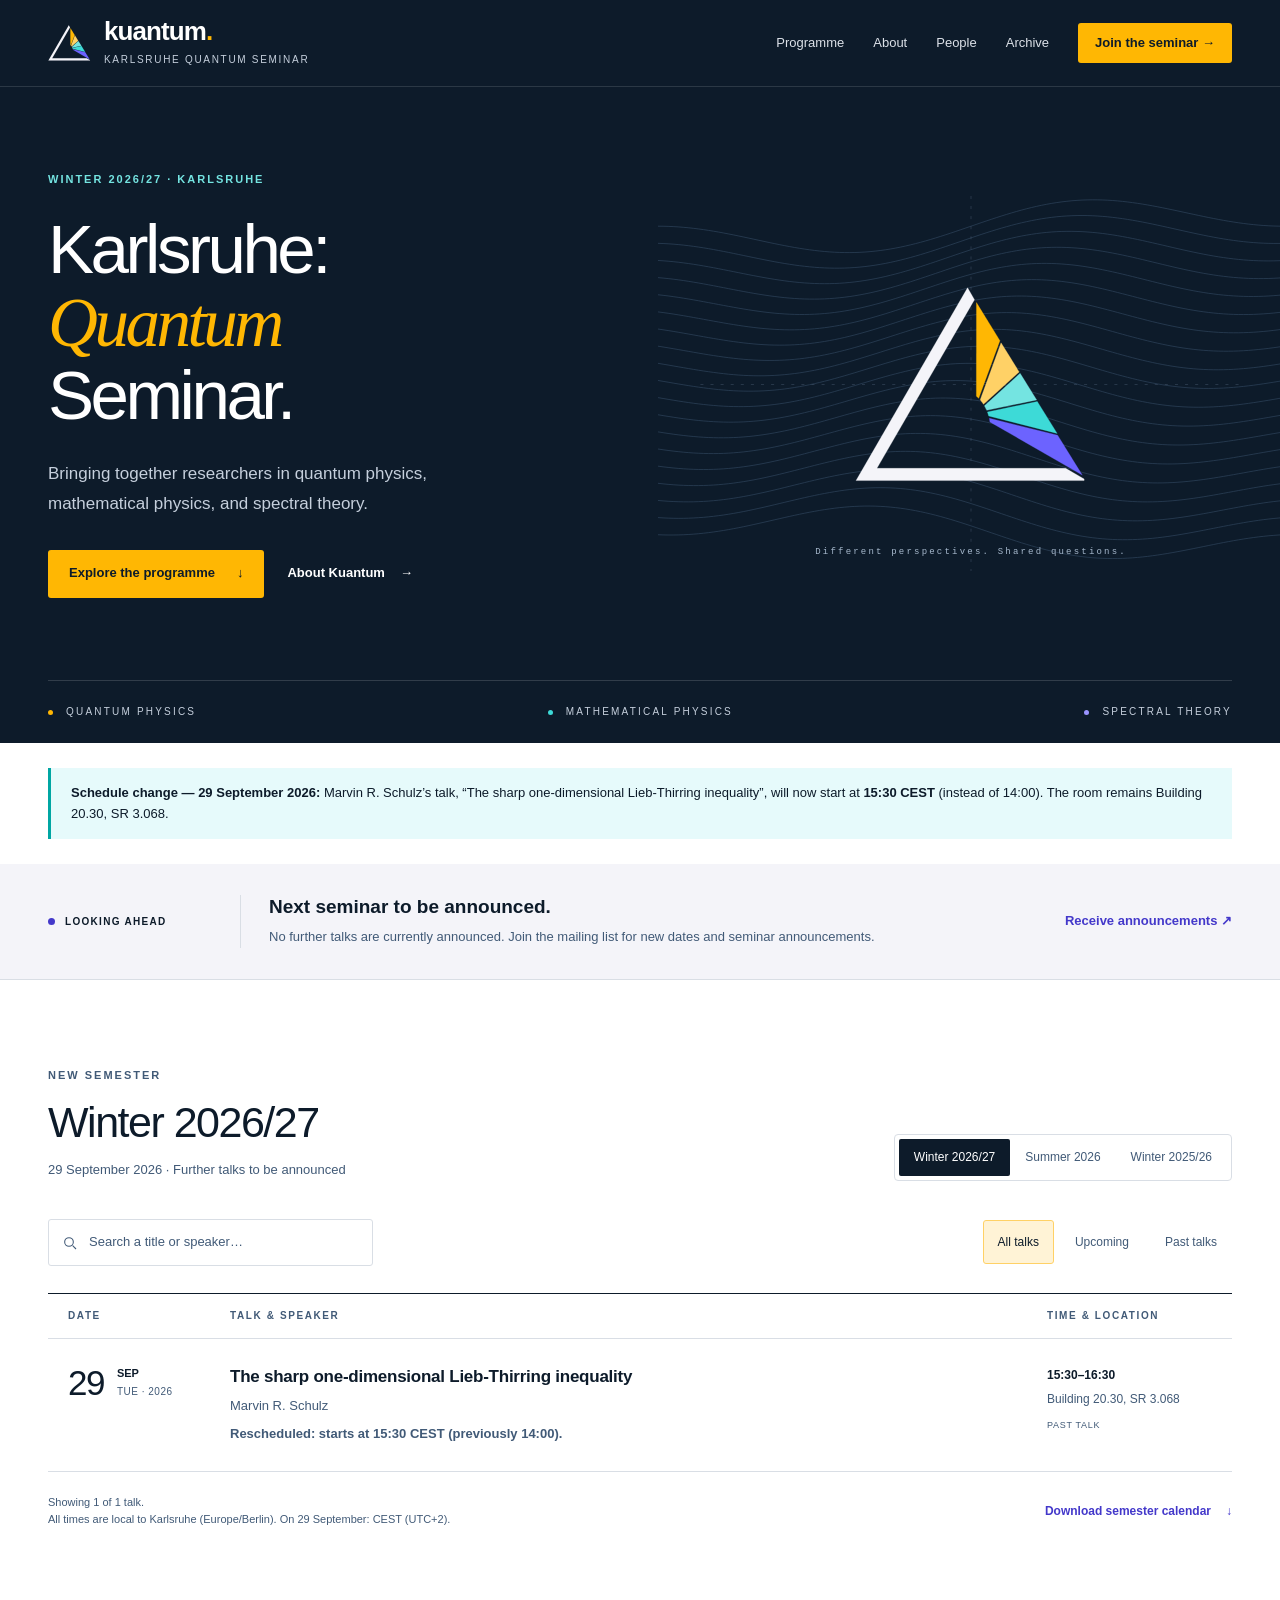
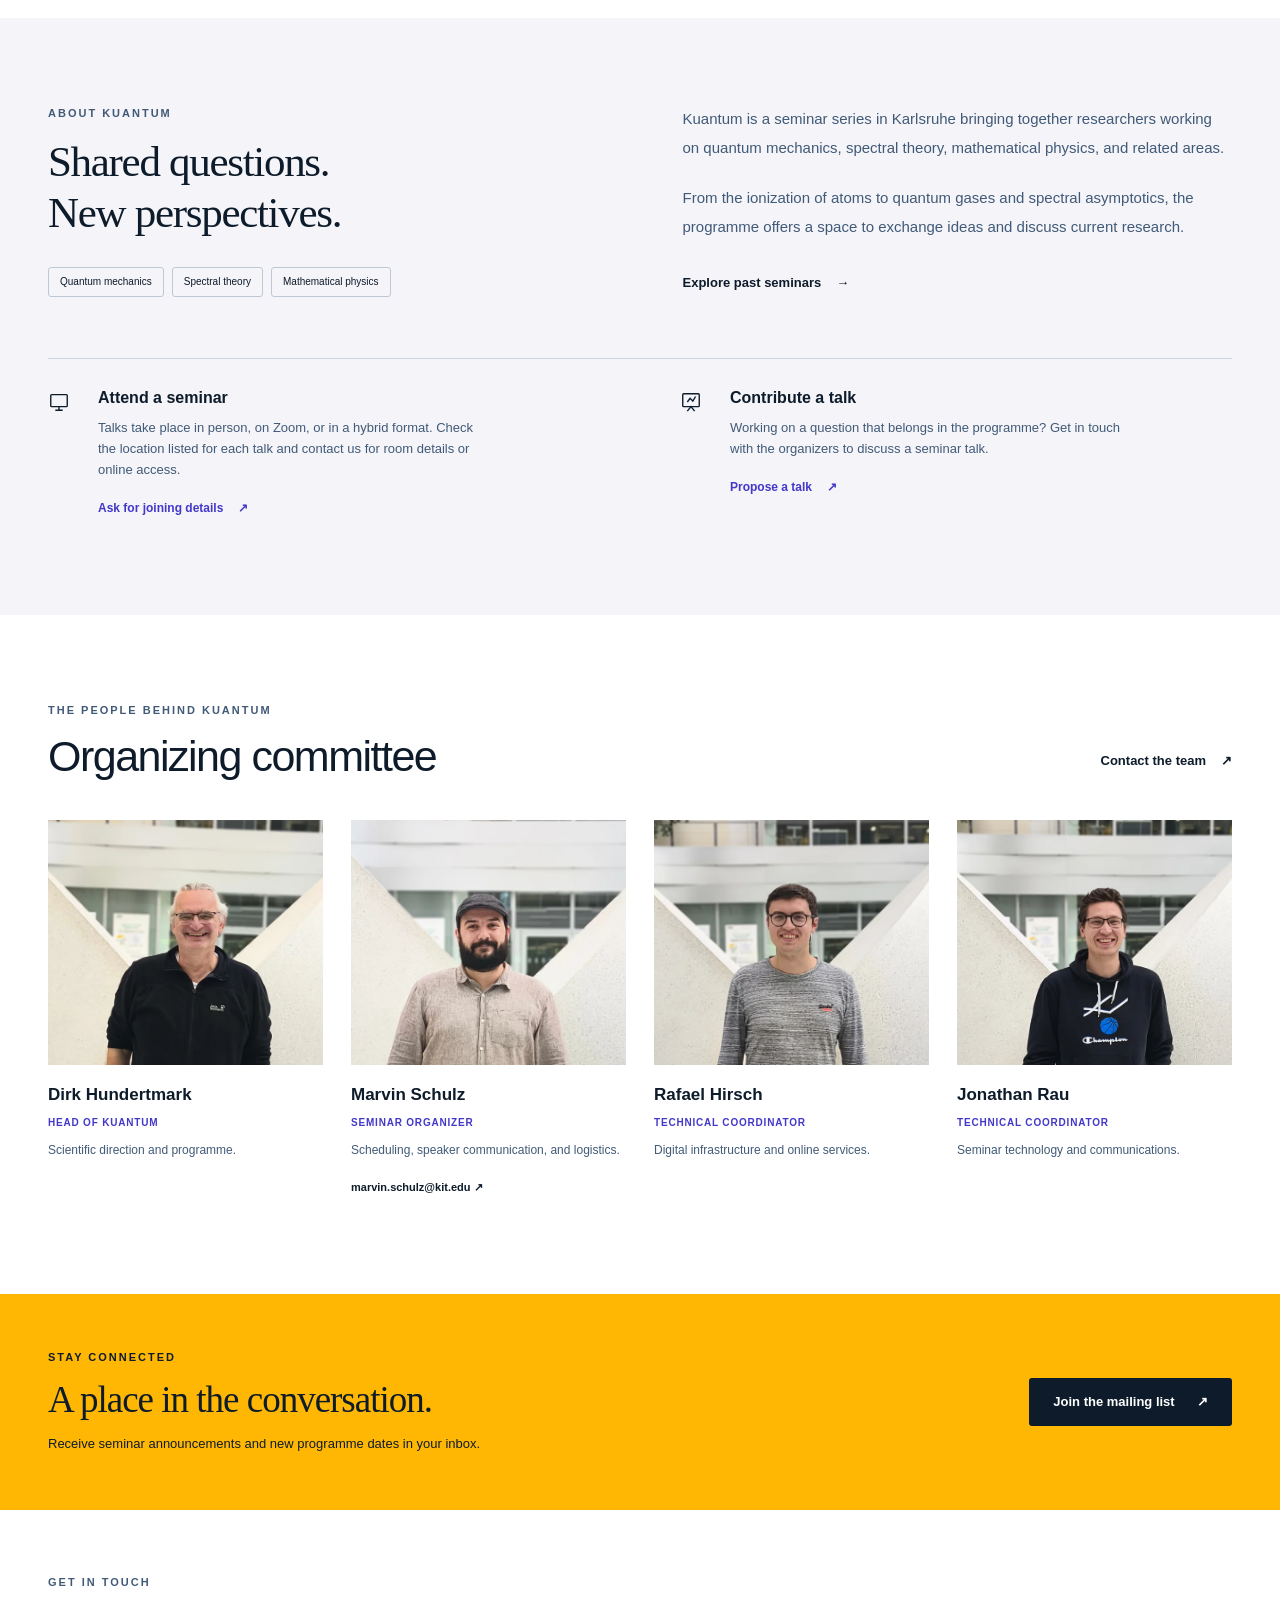
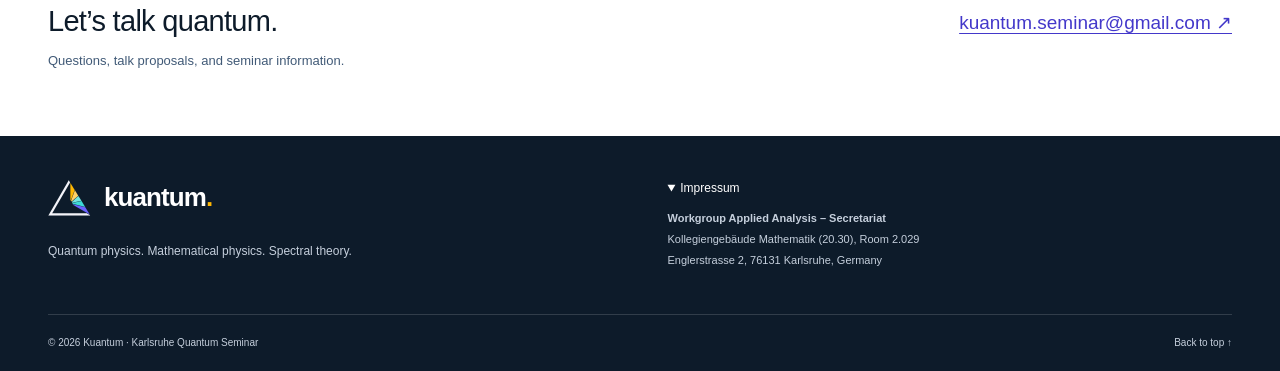
<file: index.html>
<!DOCTYPE html>
<html lang="en">
<head>
  <meta charset="utf-8">
  <meta name="viewport" content="width=device-width, initial-scale=1">
  <meta name="description" content="Kuantum: Marvin R. Schulz on The sharp one-dimensional Lieb-Thirring inequality, 29 September 2026, 15:30–16:30 CEST, building 20.30, SR 3.068. Further talks to be announced.">
  <meta name="theme-color" content="#0D1B2A">
  <meta property="og:type" content="website">
  <meta property="og:title" content="Winter 2026/27 — Kuantum Karlsruhe Quantum Seminar">
  <meta property="og:description" content="Kuantum: Marvin R. Schulz on The sharp one-dimensional Lieb-Thirring inequality, 29 September 2026, 15:30–16:30 CEST, building 20.30, SR 3.068. Further talks to be announced.">
  <title>Winter 2026/27 — Kuantum Karlsruhe Quantum Seminar</title>
  <link rel="icon" type="image/svg+xml" href="assets/logo-light.svg">
  <link rel="stylesheet" href="assets/styles.css">
  <script src="assets/site.js" defer></script>
</head><body id="top">
<a class="skip-link" href="#main">Skip to content</a>
<header class="site-header">
  <div class="container header-inner">
    <a class="brand" href="index.html" aria-label="Kuantum home">
      <img src="assets/logo.svg" width="43" height="38" alt="">
      <span><span class="brand-name">kuantum<span style="color:var(--photonic-amber)">.</span></span><span class="brand-descriptor">Karlsruhe Quantum Seminar</span></span>
    </a>
    <button class="menu-toggle" id="menu-toggle" type="button" aria-expanded="false" aria-controls="primary-nav">Menu <svg viewBox="0 0 20 20" fill="none" stroke="currentColor" stroke-width="1.5" aria-hidden="true"><path d="M3 5h14M3 10h14M3 15h14"/></svg></button>
    <nav class="site-nav" id="primary-nav" aria-label="Main navigation">
      <a href="#schedule">Programme</a>
      <a href="#about">About</a>
      <a href="#committee">People</a>
      <a href="ss26.html">Archive</a>
      <a href="#join" class="nav-cta">Join the seminar <span aria-hidden="true">→</span></a>
    </nav>
  </div>
</header>
<main id="main">
  <section class="hero dark" aria-labelledby="hero-title">
    <div class="container hero-main">
      <div class="hero-copy"><p class="eyebrow">Winter 2026/27 · Karlsruhe</p><h1 id="hero-title">Karlsruhe:<br><em>Quantum</em><br>Seminar.</h1><p class="hero-description">Bringing together researchers in quantum physics, mathematical physics, and spectral theory.</p><div class="button-row"><a class="button button-primary" href="#schedule">Explore the programme <span aria-hidden="true">↓</span></a><a class="text-link" href="#about">About Kuantum <span aria-hidden="true">→</span></a></div></div>
      <div class="hero-art" aria-hidden="true"><img class="wave-field" src="assets/field.svg" width="620" height="420" alt=""><img class="hero-logo" src="assets/logo.svg" width="235" height="205" alt=""><span class="art-label">Different perspectives. Shared questions.</span></div>
    </div>
    <div class="container topic-strip" aria-label="Research areas"><span>Quantum physics</span><span>Mathematical physics</span><span>Spectral theory</span></div>
  </section>
  <div class="container">
    <p class="archive-note" id="rescheduling-notice" style="margin-bottom:25px"><strong>Schedule change — 29 September 2026:</strong> Marvin R. Schulz’s talk, “The sharp one-dimensional Lieb-Thirring inequality”, will now start at <strong>15:30 CEST</strong> (instead of 14:00). The room remains Building 20.30, SR 3.068.</p>
  </div>
  <section class="next-section" aria-labelledby="next-title">
    <div class="container next-inner">
      <p class="next-label"><span class="status-dot" aria-hidden="true"></span><span id="next-label">Seminar announcement</span></p>
      <div class="next-copy"><h2 id="next-title">The sharp one-dimensional Lieb-Thirring inequality</h2><p id="next-description">Marvin R. Schulz · Tuesday, 29 September 2026 · 15:30–16:30 CEST · Building 20.30, SR 3.068</p></div>
      <a class="text-link" id="next-link" href="https://ba5b3b76.sibforms.com/serve/[base64]" target="_blank" rel="noopener noreferrer">Receive announcements ↗</a>
    </div>
  </section>
  <section class="section programme" id="schedule" aria-labelledby="programme-title">
    <div class="container">
      <div class="section-heading">
        <div><p class="eyebrow">New semester</p><h2 id="programme-title">Winter 2026/27</h2><p>29 September 2026 · Further talks to be announced</p></div>
        <nav class="semester-switch" aria-label="Semester"><a href="index.html#schedule" aria-current="page">Winter 2026/27</a><a href="ss26.html#schedule">Summer 2026</a><a href="ws25-26.html#schedule">Winter 2025/26</a></nav>
      </div>
      <!-- Add confirmed winter talks to #talk-list. The script enables the programme controls when talks exist. -->
      <div id="programme-content">
      <div class="programme-tools" id="programme-tools" hidden>
        <div class="search-box"><label class="sr-only" for="talk-search">Search talks by title or speaker</label><svg viewBox="0 0 24 24" fill="none" stroke="currentColor" stroke-width="1.6" aria-hidden="true"><circle cx="10.5" cy="10.5" r="6.5"/><path d="m16 16 5 5"/></svg><input type="search" id="talk-search" placeholder="Search a title or speaker…" aria-controls="talk-list" autocomplete="off"></div>
        <div class="filter-group" role="group" aria-label="Filter talks by date"><button type="button" data-filter="all" aria-pressed="true">All talks</button><button type="button" data-filter="upcoming" aria-pressed="false">Upcoming</button><button type="button" data-filter="past" aria-pressed="false">Past talks</button></div>
      </div>
      <div class="schedule-labels" aria-hidden="true"><span>Date</span><span>Talk &amp; speaker</span><span>Time &amp; location</span></div>
      <div class="talk-list" id="talk-list">
        <article class="talk" id="talk-2026-09-29"
          data-start="2026-09-29T15:30:00+02:00" data-end="2026-09-29T16:30:00+02:00"
          data-title="The sharp one-dimensional Lieb-Thirring inequality"
          data-speaker="Marvin R. Schulz" data-location="Building 20.30, SR 3.068">
          <time class="talk-date" datetime="2026-09-29" aria-label="Tuesday, 29 September 2026"><span class="date-day">29</span><span class="date-month">Sep<span class="date-weekday">Tue · 2026</span></span></time>
          <div class="talk-content"><h3>The sharp one-dimensional Lieb-Thirring inequality</h3><p class="speaker">Marvin R. Schulz</p><p class="speaker"><strong>Rescheduled: starts at 15:30 CEST (previously 14:00).</strong></p></div>
          <div class="talk-logistics"><p class="talk-time">15:30–16:30</p><span class="location">Building 20.30, SR 3.068</span><span class="talk-status" data-talk-status></span></div>
        </article>
      </div>
      <div class="empty-state" id="no-results" hidden><h3>No talks to show.</h3><p>Try another search or view the full programme.</p><button class="button button-outline" id="reset-filters" type="button">Show all talks <span aria-hidden="true">→</span></button></div>
      <div class="programme-bottom">
        <div><p class="results-count" id="results-count" role="status" aria-live="polite">1 talk</p><p class="time-note">All times are local to Karlsruhe (Europe/Berlin). On 29 September: CEST (UTC+2).</p></div>
        <a class="text-link" id="calendar-download" hidden>Download semester calendar <span aria-hidden="true">↓</span></a>
      </div>
      </div>
    </div>
  </section>
  <section class="section about" id="about" aria-labelledby="about-title">
    <div class="container">
      <div class="about-grid">
        <div><p class="eyebrow">About Kuantum</p><h2 id="about-title">Shared questions.<br>New perspectives.</h2><div class="about-tags"><span>Quantum mechanics</span><span>Spectral theory</span><span>Mathematical physics</span></div></div>
        <div class="about-text"><p>Kuantum is a seminar series in Karlsruhe bringing together researchers working on quantum mechanics, spectral theory, mathematical physics, and related areas.</p><p>From the ionization of atoms to quantum gases and spectral asymptotics, the programme offers a space to exchange ideas and discuss current research.</p><a class="text-link" href="ss26.html">Explore past seminars <span aria-hidden="true">→</span></a></div>
      </div>
      <div class="participation" id="join">
        <div class="participation-item"><svg viewBox="0 0 24 24" fill="none" stroke="currentColor" stroke-width="1.5" aria-hidden="true"><rect x="3" y="4" width="18" height="13" rx="1"/><path d="M8 21h8M12 17v4"/></svg><div><h3>Attend a seminar</h3><p>Talks take place in person, on Zoom, or in a hybrid format. Check the location listed for each talk and contact us for room details or online access.</p><a class="text-link" href="mailto:kuantum.seminar@gmail.com?subject=Kuantum%20seminar%20access">Ask for joining details <span aria-hidden="true">↗</span></a></div></div>
        <div class="participation-item"><svg viewBox="0 0 24 24" fill="none" stroke="currentColor" stroke-width="1.5" aria-hidden="true"><rect x="3" y="3" width="18" height="14" rx="1"/><path d="M8 22l4-5 4 5M8 12l3-4 3 3 3-5"/></svg><div><h3>Contribute a talk</h3><p>Working on a question that belongs in the programme? Get in touch with the organizers to discuss a seminar talk.</p><a class="text-link" href="mailto:kuantum.seminar@gmail.com?subject=Kuantum%20talk%20proposal">Propose a talk <span aria-hidden="true">↗</span></a></div></div>
      </div>
    </div>
  </section>
  <section class="section committee" id="committee" aria-labelledby="committee-title"><div class="container">
    <div class="section-heading"><div><p class="eyebrow">The people behind Kuantum</p><h2 id="committee-title">Organizing committee</h2></div><a class="text-link" href="#contact">Contact the team <span aria-hidden="true">↗</span></a></div>
    <div class="committee-grid"><article class="person"><div class="person-portrait"><img src="assets/dirk.webp" alt="Dirk Hundertmark" width="640" height="550" loading="lazy" decoding="async"></div><h3>Dirk Hundertmark</h3><p class="person-role">Head of Kuantum</p><p class="person-description">Scientific direction and programme.</p></article><article class="person"><div class="person-portrait"><img src="assets/marvin.webp" alt="Marvin Schulz" width="640" height="550" loading="lazy" decoding="async"></div><h3>Marvin Schulz</h3><p class="person-role">Seminar organizer</p><p class="person-description">Scheduling, speaker communication, and logistics.</p><a class="text-link" href="mailto:marvin.schulz@kit.edu">marvin.schulz@kit.edu ↗</a></article><article class="person"><div class="person-portrait"><img src="assets/rafael.webp" alt="Rafael Hirsch" width="640" height="550" loading="lazy" decoding="async"></div><h3>Rafael Hirsch</h3><p class="person-role">Technical coordinator</p><p class="person-description">Digital infrastructure and online services.</p></article><article class="person"><div class="person-portrait"><img src="assets/jonathan.webp" alt="Jonathan Rau" width="640" height="550" loading="lazy" decoding="async"></div><h3>Jonathan Rau</h3><p class="person-role">Technical coordinator</p><p class="person-description">Seminar technology and communications.</p></article></div>
  </div></section>
  <section class="newsletter" aria-labelledby="newsletter-title">
    <div class="container newsletter-inner">
      <div><p class="eyebrow">Stay connected</p><h2 id="newsletter-title">A place in the conversation.</h2><p>Receive seminar announcements and new programme dates in your inbox.</p></div>
      <a class="button" href="https://ba5b3b76.sibforms.com/serve/[base64]" target="_blank" rel="noopener noreferrer">Join the mailing list <span aria-hidden="true">↗</span><span class="sr-only"> (opens in a new tab)</span></a>
    </div>
  </section>
  <section class="contact" id="contact" aria-labelledby="contact-title"><div class="container contact-inner">
    <div><p class="eyebrow">Get in touch</p><h2 id="contact-title">Let’s talk quantum.</h2><p>Questions, talk proposals, and seminar information.</p></div>
    <a class="contact-email" href="mailto:kuantum.seminar@gmail.com">kuantum.seminar@gmail.com <span aria-hidden="true">↗</span></a>
  </div></section></main>
<footer class="dark">
  <div class="container footer-main">
    <div class="footer-brand">
      <a class="brand" href="index.html" aria-label="Kuantum home"><img src="assets/logo.svg" width="43" height="38" alt=""><span class="brand-name">kuantum<span style="color:var(--photonic-amber)">.</span></span></a>
      <p>Quantum physics. Mathematical physics. Spectral theory.</p>
    </div>
    <details class="impressum" id="impressum" open>
      <summary>Impressum</summary>
      <address><strong>Workgroup Applied Analysis – Secretariat</strong><br>Kollegiengebäude Mathematik (20.30), Room 2.029<br>Englerstrasse 2, 76131 Karlsruhe, Germany</address>
    </details>
  </div>
  <div class="container footer-bottom"><p>© <span data-year>2026</span> Kuantum · Karlsruhe Quantum Seminar</p><a href="#top">Back to top ↑</a></div>
</footer>
</body>
</html>
</file>
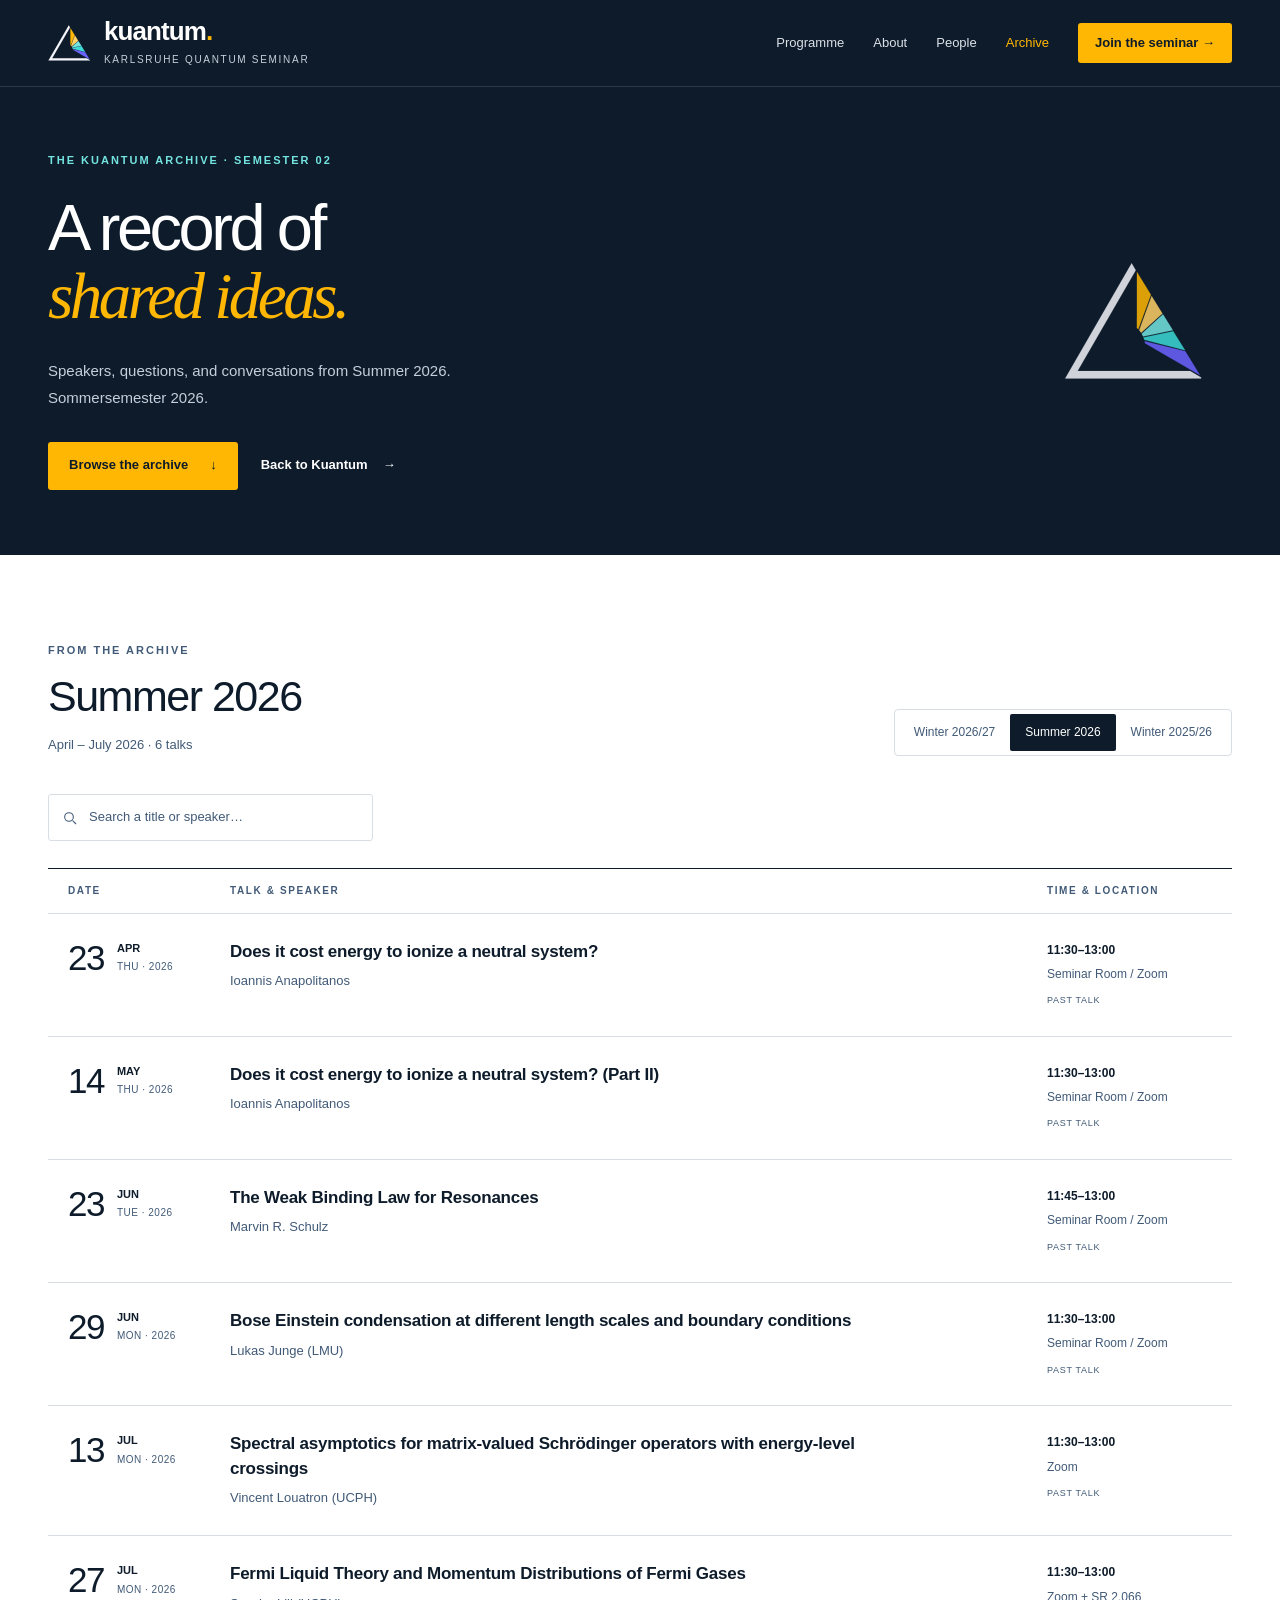
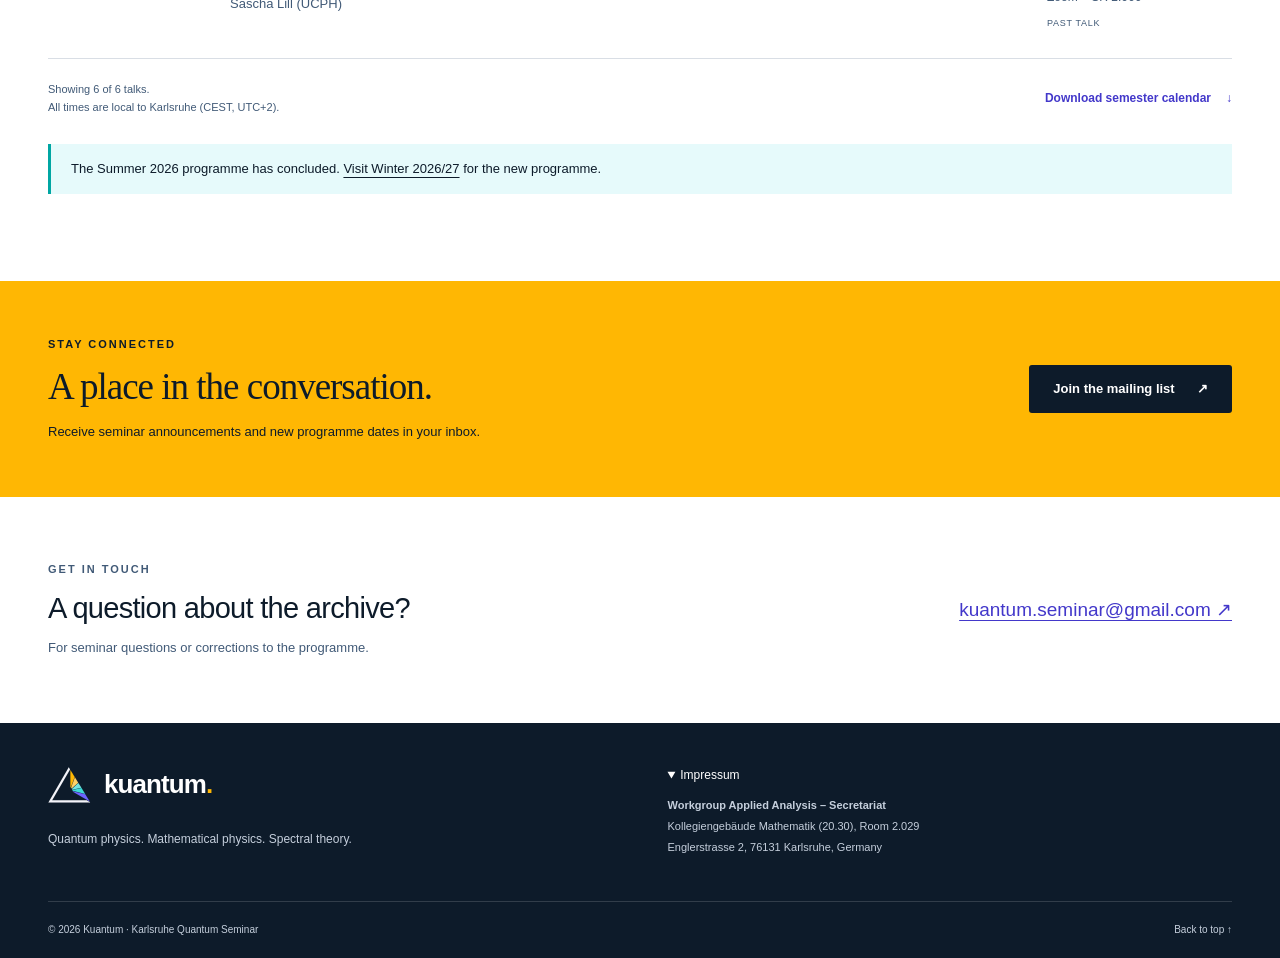
<file: ss26.html>
<!DOCTYPE html>
<html lang="en">
<head>
  <meta charset="utf-8">
  <meta name="viewport" content="width=device-width, initial-scale=1">
  <meta name="description" content="The Summer 2026 Kuantum archive: six talks in Karlsruhe from April to July 2026. Browse speakers, titles, dates, and seminar times.">
  <meta name="theme-color" content="#0D1B2A">
  <meta property="og:type" content="website">
  <meta property="og:title" content="Summer 2026 — Kuantum Seminar Archive">
  <meta property="og:description" content="The Summer 2026 Kuantum archive: six talks in Karlsruhe from April to July 2026. Browse speakers, titles, dates, and seminar times.">
  <title>Summer 2026 — Kuantum Seminar Archive</title>
  <link rel="icon" type="image/svg+xml" href="assets/logo-light.svg">
  <link rel="stylesheet" href="assets/styles.css">
  <script src="assets/site.js" defer></script>
</head><body id="top" class="archive-page archive-dated">
<a class="skip-link" href="#main">Skip to content</a>
<header class="site-header">
  <div class="container header-inner">
    <a class="brand" href="index.html" aria-label="Kuantum home">
      <img src="assets/logo.svg" width="43" height="38" alt="">
      <span><span class="brand-name">kuantum<span style="color:var(--photonic-amber)">.</span></span><span class="brand-descriptor">Karlsruhe Quantum Seminar</span></span>
    </a>
    <button class="menu-toggle" id="menu-toggle" type="button" aria-expanded="false" aria-controls="primary-nav">Menu <svg viewBox="0 0 20 20" fill="none" stroke="currentColor" stroke-width="1.5" aria-hidden="true"><path d="M3 5h14M3 10h14M3 15h14"/></svg></button>
    <nav class="site-nav" id="primary-nav" aria-label="Main navigation">
      <a href="index.html#schedule">Programme</a>
      <a href="index.html#about">About</a>
      <a href="index.html#committee">People</a>
      <a href="ss26.html" aria-current="page">Archive</a>
      <a href="index.html#join" class="nav-cta">Join the seminar <span aria-hidden="true">→</span></a>
    </nav>
  </div>
</header>
<main id="main">
  <section class="hero archive-hero dark" aria-labelledby="hero-title"><div class="container hero-main"><div><p class="eyebrow">The Kuantum archive · Semester 02</p><h1 id="hero-title">A record of<br><em>shared ideas.</em></h1><p class="hero-description">Speakers, questions, and conversations from Summer 2026.<br>Sommersemester 2026.</p><div class="button-row"><a class="button button-primary" href="#schedule">Browse the archive <span aria-hidden="true">↓</span></a><a class="text-link" href="index.html">Back to Kuantum <span aria-hidden="true">→</span></a></div></div><img class="archive-mark" src="assets/logo.svg" width="140" height="118" alt=""></div></section>
  <section class="section programme" id="schedule" aria-labelledby="programme-title">
    <div class="container">
      <div class="section-heading">
        <div><p class="eyebrow">From the archive</p><h2 id="programme-title">Summer 2026</h2><p>April – July 2026 · 6 talks</p></div>
        <nav class="semester-switch" aria-label="Semester"><a href="index.html#schedule">Winter 2026/27</a><a href="ss26.html#schedule" aria-current="page">Summer 2026</a><a href="ws25-26.html#schedule">Winter 2025/26</a></nav>
      </div>
      <div class="programme-tools" id="programme-tools" hidden>
        <div class="search-box"><label class="sr-only" for="talk-search">Search talks by title or speaker</label><svg viewBox="0 0 24 24" fill="none" stroke="currentColor" stroke-width="1.6" aria-hidden="true"><circle cx="10.5" cy="10.5" r="6.5"/><path d="m16 16 5 5"/></svg><input type="search" id="talk-search" placeholder="Search a title or speaker…" aria-controls="talk-list" autocomplete="off"></div>
        
      </div>
      <div class="schedule-labels" aria-hidden="true"><span>Date</span><span>Talk &amp; speaker</span><span>Time &amp; location</span></div>
      <div class="talk-list" id="talk-list">
        <article class="talk" id="talk-2026-04-23" data-start="2026-04-23T11:30:00+02:00" data-end="2026-04-23T13:00:00+02:00" data-title="Does it cost energy to ionize a neutral system?" data-speaker="Ioannis Anapolitanos" data-location="Seminar Room / Zoom">
          <time class="talk-date" datetime="2026-04-23" aria-label="Thursday, 23 April 2026"><span class="date-day">23</span><span class="date-month">Apr<span class="date-weekday">Thu · 2026</span></span></time>
          <div class="talk-content"><h3>Does it cost energy to ionize a neutral system?</h3><p class="speaker">Ioannis Anapolitanos</p></div>
          <div class="talk-logistics"><p class="talk-time">11:30–13:00</p><span class="location">Seminar Room / Zoom</span><span class="talk-status" data-talk-status></span></div>
        </article>
        <article class="talk" id="talk-2026-05-14" data-start="2026-05-14T11:30:00+02:00" data-end="2026-05-14T13:00:00+02:00" data-title="Does it cost energy to ionize a neutral system? (Part II)" data-speaker="Ioannis Anapolitanos" data-location="Seminar Room / Zoom">
          <time class="talk-date" datetime="2026-05-14" aria-label="Thursday, 14 May 2026"><span class="date-day">14</span><span class="date-month">May<span class="date-weekday">Thu · 2026</span></span></time>
          <div class="talk-content"><h3>Does it cost energy to ionize a neutral system? (Part II)</h3><p class="speaker">Ioannis Anapolitanos</p></div>
          <div class="talk-logistics"><p class="talk-time">11:30–13:00</p><span class="location">Seminar Room / Zoom</span><span class="talk-status" data-talk-status></span></div>
        </article>
        <article class="talk" id="talk-2026-06-23" data-start="2026-06-23T11:45:00+02:00" data-end="2026-06-23T13:00:00+02:00" data-title="The Weak Binding Law for Resonances" data-speaker="Marvin R. Schulz" data-location="Seminar Room / Zoom">
          <time class="talk-date" datetime="2026-06-23" aria-label="Tuesday, 23 June 2026"><span class="date-day">23</span><span class="date-month">Jun<span class="date-weekday">Tue · 2026</span></span></time>
          <div class="talk-content"><h3>The Weak Binding Law for Resonances</h3><p class="speaker">Marvin R. Schulz</p></div>
          <div class="talk-logistics"><p class="talk-time">11:45–13:00</p><span class="location">Seminar Room / Zoom</span><span class="talk-status" data-talk-status></span></div>
        </article>
        <article class="talk" id="talk-2026-06-29" data-start="2026-06-29T11:30:00+02:00" data-end="2026-06-29T13:00:00+02:00" data-title="Bose Einstein condensation at different length scales and boundary conditions" data-speaker="Lukas Junge (LMU)" data-location="Seminar Room / Zoom">
          <time class="talk-date" datetime="2026-06-29" aria-label="Monday, 29 June 2026"><span class="date-day">29</span><span class="date-month">Jun<span class="date-weekday">Mon · 2026</span></span></time>
          <div class="talk-content"><h3>Bose Einstein condensation at different length scales and boundary conditions</h3><p class="speaker">Lukas Junge (LMU)</p></div>
          <div class="talk-logistics"><p class="talk-time">11:30–13:00</p><span class="location">Seminar Room / Zoom</span><span class="talk-status" data-talk-status></span></div>
        </article>
        <article class="talk" id="talk-2026-07-13" data-start="2026-07-13T11:30:00+02:00" data-end="2026-07-13T13:00:00+02:00" data-title="Spectral asymptotics for matrix-valued Schrödinger operators with energy-level crossings" data-speaker="Vincent Louatron (UCPH)" data-location="Zoom">
          <time class="talk-date" datetime="2026-07-13" aria-label="Monday, 13 July 2026"><span class="date-day">13</span><span class="date-month">Jul<span class="date-weekday">Mon · 2026</span></span></time>
          <div class="talk-content"><h3>Spectral asymptotics for matrix-valued Schrödinger operators with energy-level crossings</h3><p class="speaker">Vincent Louatron (UCPH)</p></div>
          <div class="talk-logistics"><p class="talk-time">11:30–13:00</p><span class="location">Zoom</span><span class="talk-status" data-talk-status></span></div>
        </article>
        <article class="talk" id="talk-2026-07-27" data-start="2026-07-27T11:30:00+02:00" data-end="2026-07-27T13:00:00+02:00" data-title="Fermi Liquid Theory and Momentum Distributions of Fermi Gases" data-speaker="Sascha Lill (UCPH)" data-location="Zoom + SR 2.066">
          <time class="talk-date" datetime="2026-07-27" aria-label="Monday, 27 July 2026"><span class="date-day">27</span><span class="date-month">Jul<span class="date-weekday">Mon · 2026</span></span></time>
          <div class="talk-content"><h3>Fermi Liquid Theory and Momentum Distributions of Fermi Gases</h3><p class="speaker">Sascha Lill (UCPH)</p></div>
          <div class="talk-logistics"><p class="talk-time">11:30–13:00</p><span class="location">Zoom + SR 2.066</span><span class="talk-status" data-talk-status></span></div>
        </article>
      </div>
      <div class="empty-state" id="no-results" hidden><h3>No talks to show.</h3><p>Try another search or view the full programme.</p><button class="button button-outline" id="reset-filters" type="button">Show all talks <span aria-hidden="true">→</span></button></div>
      <div class="programme-bottom">
        <div><p class="results-count" id="results-count" role="status" aria-live="polite">6 talks</p><p class="time-note">All times are local to Karlsruhe (CEST, UTC+2).</p></div>
        <a class="text-link" id="calendar-download" hidden>Download semester calendar <span aria-hidden="true">↓</span></a>
      </div>
      <p class="archive-note">The Summer 2026 programme has concluded. <a href="index.html#schedule">Visit Winter 2026/27</a> for the new programme.</p>
    </div>
  </section>
  <section class="newsletter" aria-labelledby="newsletter-title">
    <div class="container newsletter-inner">
      <div><p class="eyebrow">Stay connected</p><h2 id="newsletter-title">A place in the conversation.</h2><p>Receive seminar announcements and new programme dates in your inbox.</p></div>
      <a class="button" href="https://ba5b3b76.sibforms.com/serve/[base64]" target="_blank" rel="noopener noreferrer">Join the mailing list <span aria-hidden="true">↗</span><span class="sr-only"> (opens in a new tab)</span></a>
    </div>
  </section>
  <section class="contact" id="contact" aria-labelledby="contact-title"><div class="container contact-inner">
    <div><p class="eyebrow">Get in touch</p><h2 id="contact-title">A question about the archive?</h2><p>For seminar questions or corrections to the programme.</p></div>
    <a class="contact-email" href="mailto:kuantum.seminar@gmail.com">kuantum.seminar@gmail.com <span aria-hidden="true">↗</span></a>
  </div></section></main>
<footer class="dark">
  <div class="container footer-main">
    <div class="footer-brand">
      <a class="brand" href="index.html" aria-label="Kuantum home"><img src="assets/logo.svg" width="43" height="38" alt=""><span class="brand-name">kuantum<span style="color:var(--photonic-amber)">.</span></span></a>
      <p>Quantum physics. Mathematical physics. Spectral theory.</p>
    </div>
    <details class="impressum" id="impressum" open>
      <summary>Impressum</summary>
      <address><strong>Workgroup Applied Analysis – Secretariat</strong><br>Kollegiengebäude Mathematik (20.30), Room 2.029<br>Englerstrasse 2, 76131 Karlsruhe, Germany</address>
    </details>
  </div>
  <div class="container footer-bottom"><p>© <span data-year>2026</span> Kuantum · Karlsruhe Quantum Seminar</p><a href="#top">Back to top ↑</a></div>
</footer>
</body>
</html>
</file>
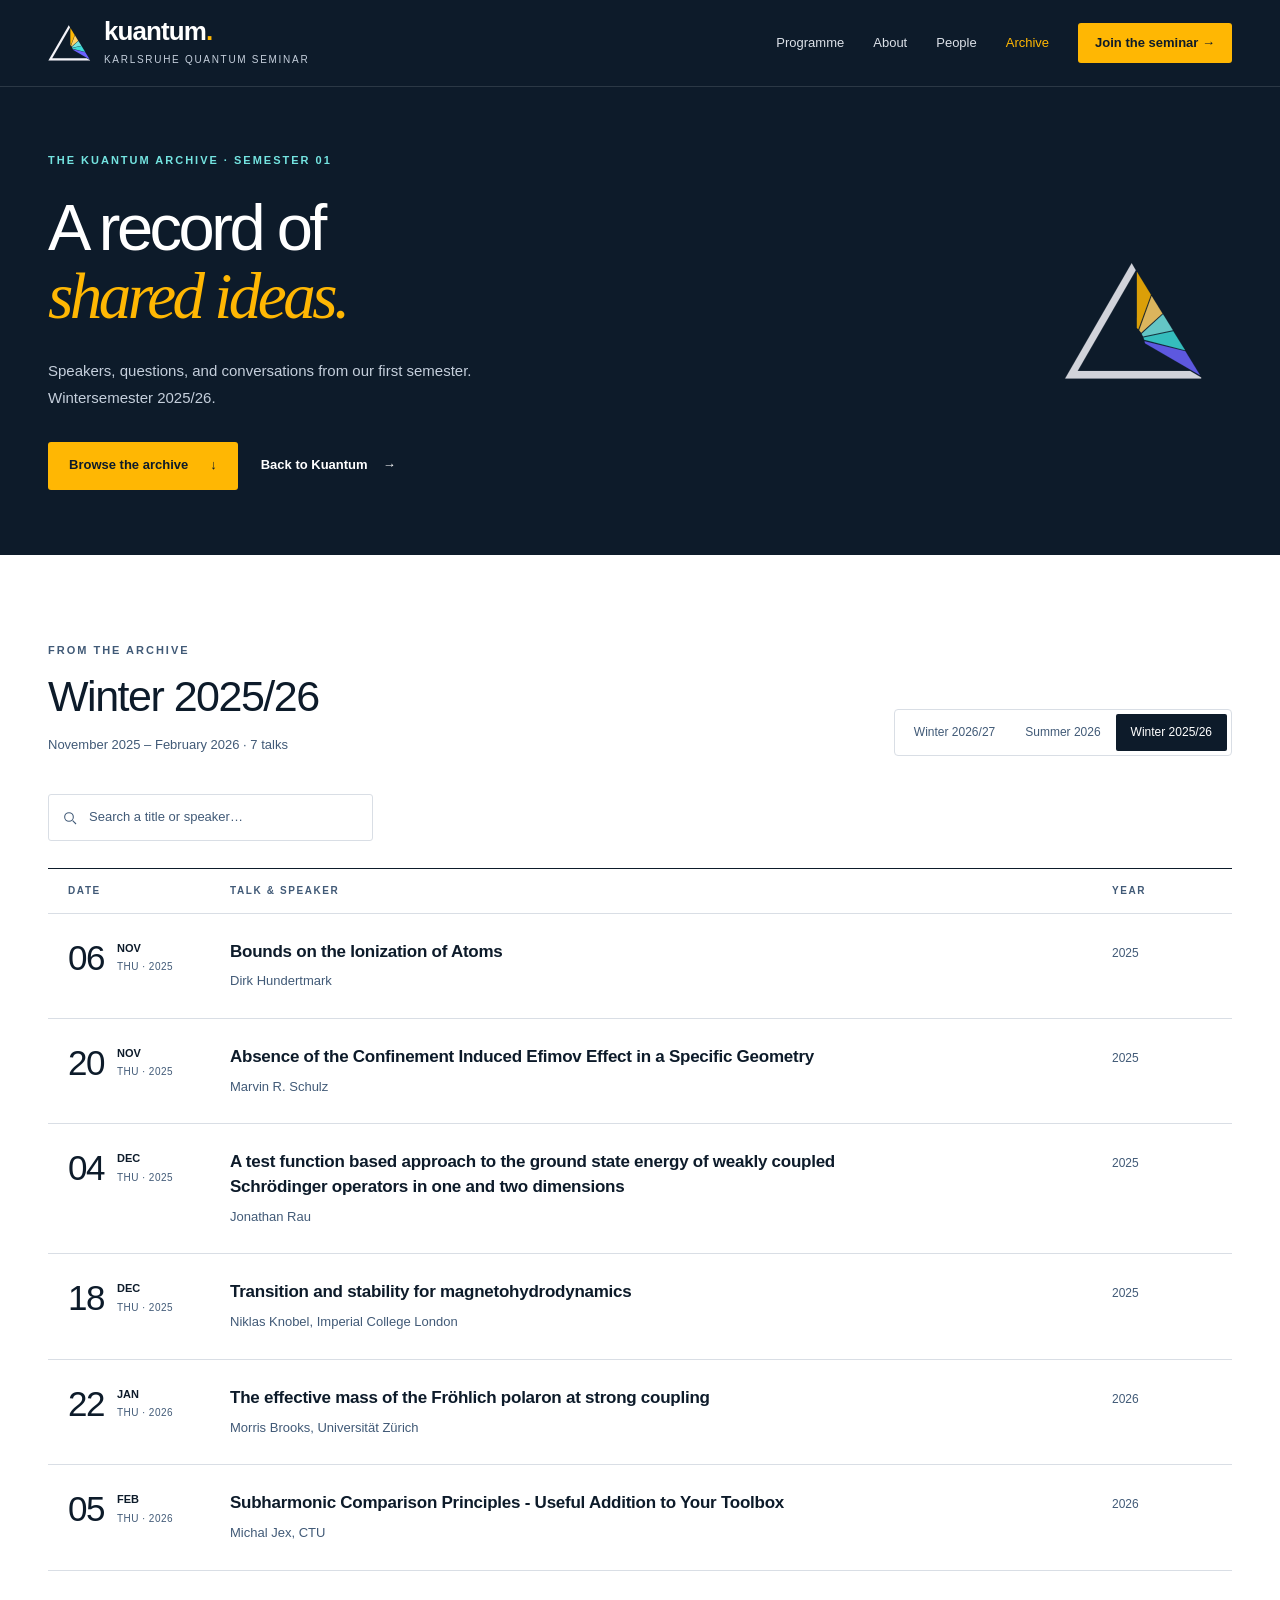
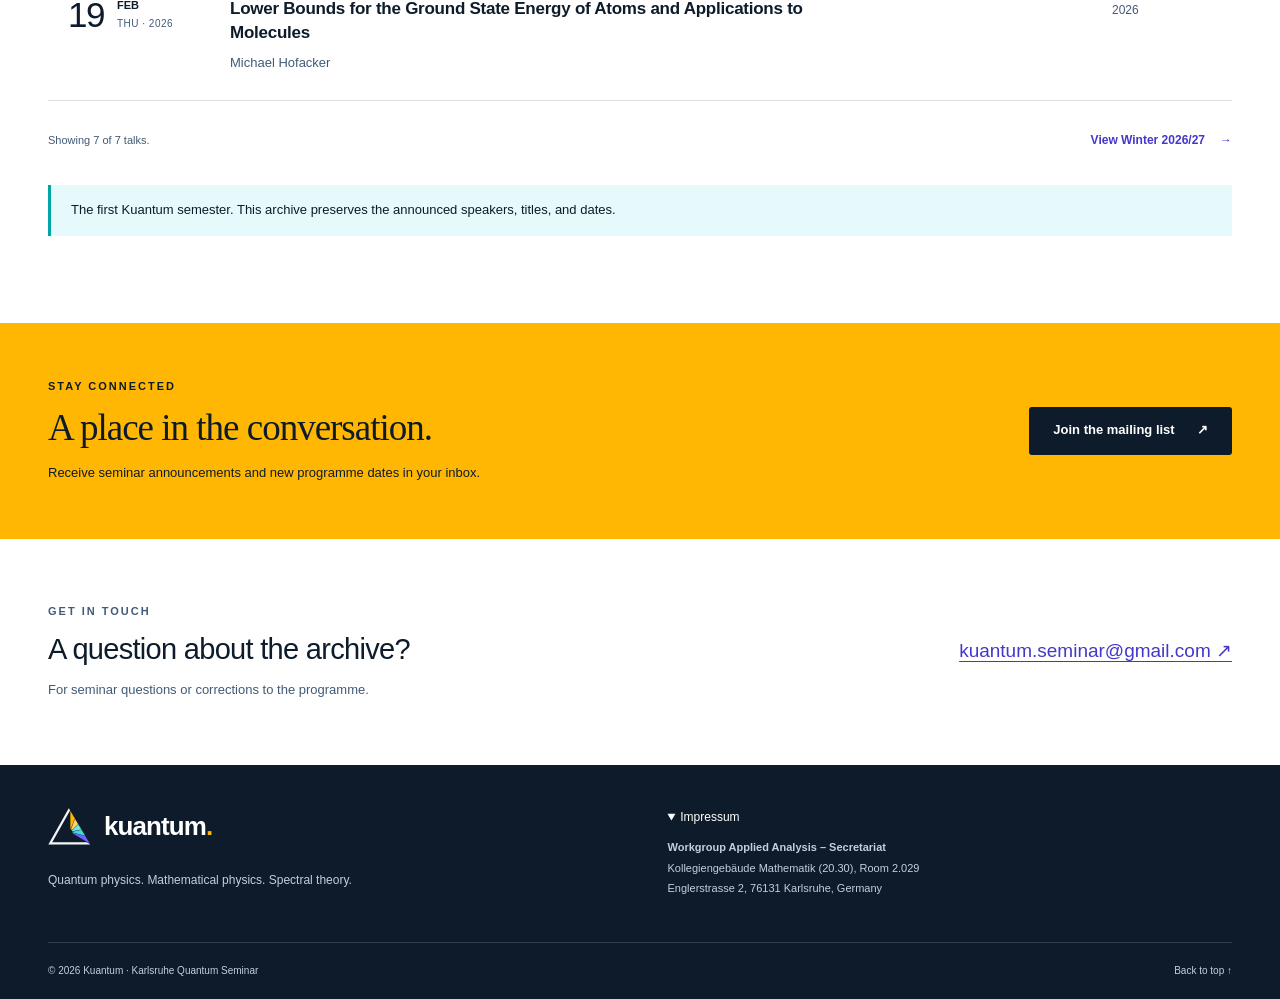
<file: ws25-26.html>
<!DOCTYPE html>
<html lang="en">
<head>
  <meta charset="utf-8">
  <meta name="viewport" content="width=device-width, initial-scale=1">
  <meta name="description" content="The first Kuantum semester: seven talks in Karlsruhe, from November 2025 to February 2026. Browse speakers, titles, and dates.">
  <meta name="theme-color" content="#0D1B2A">
  <meta property="og:type" content="website">
  <meta property="og:title" content="Winter 2025/26 — Kuantum Seminar Archive">
  <meta property="og:description" content="The first Kuantum semester: seven talks in Karlsruhe, from November 2025 to February 2026. Browse speakers, titles, and dates.">
  <title>Winter 2025/26 — Kuantum Seminar Archive</title>
  <link rel="icon" type="image/svg+xml" href="assets/logo-light.svg">
  <link rel="stylesheet" href="assets/styles.css">
  <script src="assets/site.js" defer></script>
</head><body id="top" class="archive-page">
<a class="skip-link" href="#main">Skip to content</a>
<header class="site-header">
  <div class="container header-inner">
    <a class="brand" href="index.html" aria-label="Kuantum home">
      <img src="assets/logo.svg" width="43" height="38" alt="">
      <span><span class="brand-name">kuantum<span style="color:var(--photonic-amber)">.</span></span><span class="brand-descriptor">Karlsruhe Quantum Seminar</span></span>
    </a>
    <button class="menu-toggle" id="menu-toggle" type="button" aria-expanded="false" aria-controls="primary-nav">Menu <svg viewBox="0 0 20 20" fill="none" stroke="currentColor" stroke-width="1.5" aria-hidden="true"><path d="M3 5h14M3 10h14M3 15h14"/></svg></button>
    <nav class="site-nav" id="primary-nav" aria-label="Main navigation">
      <a href="index.html#schedule">Programme</a>
      <a href="index.html#about">About</a>
      <a href="index.html#committee">People</a>
      <a href="ws25-26.html" aria-current="page">Archive</a>
      <a href="index.html#join" class="nav-cta">Join the seminar <span aria-hidden="true">→</span></a>
    </nav>
  </div>
</header>
<main id="main">
  <section class="hero archive-hero dark" aria-labelledby="hero-title"><div class="container hero-main"><div><p class="eyebrow">The Kuantum archive · Semester 01</p><h1 id="hero-title">A record of<br><em>shared ideas.</em></h1><p class="hero-description">Speakers, questions, and conversations from our first semester.<br>Wintersemester 2025/26.</p><div class="button-row"><a class="button button-primary" href="#schedule">Browse the archive <span aria-hidden="true">↓</span></a><a class="text-link" href="index.html">Back to Kuantum <span aria-hidden="true">→</span></a></div></div><img class="archive-mark" src="assets/logo.svg" width="140" height="118" alt=""></div></section>
  <section class="section programme" id="schedule" aria-labelledby="programme-title">
    <div class="container">
      <div class="section-heading">
        <div><p class="eyebrow">From the archive</p><h2 id="programme-title">Winter 2025/26</h2><p>November 2025 – February 2026 · 7 talks</p></div>
        <nav class="semester-switch" aria-label="Semester"><a href="index.html#schedule">Winter 2026/27</a><a href="ss26.html#schedule">Summer 2026</a><a href="ws25-26.html#schedule" aria-current="page">Winter 2025/26</a></nav>
      </div>
      <div class="programme-tools" id="programme-tools" hidden>
        <div class="search-box"><label class="sr-only" for="talk-search">Search talks by title or speaker</label><svg viewBox="0 0 24 24" fill="none" stroke="currentColor" stroke-width="1.6" aria-hidden="true"><circle cx="10.5" cy="10.5" r="6.5"/><path d="m16 16 5 5"/></svg><input type="search" id="talk-search" placeholder="Search a title or speaker…" aria-controls="talk-list" autocomplete="off"></div>
        
      </div>
      <div class="schedule-labels" aria-hidden="true"><span>Date</span><span>Talk &amp; speaker</span><span>Year</span></div>
      <div class="talk-list" id="talk-list">
        <article class="talk" id="talk-2025-11-06" data-title="Bounds on the Ionization of Atoms" data-speaker="Dirk Hundertmark" data-location="">
          <time class="talk-date" datetime="2025-11-06" aria-label="Thursday, 6 November 2025"><span class="date-day">06</span><span class="date-month">Nov<span class="date-weekday">Thu · 2025</span></span></time>
          <div class="talk-content"><h3>Bounds on the Ionization of Atoms</h3><p class="speaker">Dirk Hundertmark</p></div>
          <p class="archive-year">2025</p>
        </article>
        <article class="talk" id="talk-2025-11-20" data-title="Absence of the Confinement Induced Efimov Effect in a Specific Geometry" data-speaker="Marvin R. Schulz" data-location="">
          <time class="talk-date" datetime="2025-11-20" aria-label="Thursday, 20 November 2025"><span class="date-day">20</span><span class="date-month">Nov<span class="date-weekday">Thu · 2025</span></span></time>
          <div class="talk-content"><h3>Absence of the Confinement Induced Efimov Effect in a Specific Geometry</h3><p class="speaker">Marvin R. Schulz</p></div>
          <p class="archive-year">2025</p>
        </article>
        <article class="talk" id="talk-2025-12-04" data-title="A test function based approach to the ground state energy of weakly coupled Schrödinger operators in one and two dimensions" data-speaker="Jonathan Rau" data-location="">
          <time class="talk-date" datetime="2025-12-04" aria-label="Thursday, 4 December 2025"><span class="date-day">04</span><span class="date-month">Dec<span class="date-weekday">Thu · 2025</span></span></time>
          <div class="talk-content"><h3>A test function based approach to the ground state energy of weakly coupled Schrödinger operators in one and two dimensions</h3><p class="speaker">Jonathan Rau</p></div>
          <p class="archive-year">2025</p>
        </article>
        <article class="talk" id="talk-2025-12-18" data-title="Transition and stability for magnetohydrodynamics" data-speaker="Niklas Knobel, Imperial College London" data-location="">
          <time class="talk-date" datetime="2025-12-18" aria-label="Thursday, 18 December 2025"><span class="date-day">18</span><span class="date-month">Dec<span class="date-weekday">Thu · 2025</span></span></time>
          <div class="talk-content"><h3>Transition and stability for magnetohydrodynamics</h3><p class="speaker">Niklas Knobel, Imperial College London</p></div>
          <p class="archive-year">2025</p>
        </article>
        <article class="talk" id="talk-2026-01-22" data-title="The effective mass of the Fröhlich polaron at strong coupling" data-speaker="Morris Brooks, Universität Zürich" data-location="">
          <time class="talk-date" datetime="2026-01-22" aria-label="Thursday, 22 January 2026"><span class="date-day">22</span><span class="date-month">Jan<span class="date-weekday">Thu · 2026</span></span></time>
          <div class="talk-content"><h3>The effective mass of the Fröhlich polaron at strong coupling</h3><p class="speaker">Morris Brooks, Universität Zürich</p></div>
          <p class="archive-year">2026</p>
        </article>
        <article class="talk" id="talk-2026-02-05" data-title="Subharmonic Comparison Principles - Useful Addition to Your Toolbox" data-speaker="Michal Jex, CTU" data-location="">
          <time class="talk-date" datetime="2026-02-05" aria-label="Thursday, 5 February 2026"><span class="date-day">05</span><span class="date-month">Feb<span class="date-weekday">Thu · 2026</span></span></time>
          <div class="talk-content"><h3>Subharmonic Comparison Principles - Useful Addition to Your Toolbox</h3><p class="speaker">Michal Jex, CTU</p></div>
          <p class="archive-year">2026</p>
        </article>
        <article class="talk" id="talk-2026-02-19" data-title="Lower Bounds for the Ground State Energy of Atoms and Applications to Molecules" data-speaker="Michael Hofacker" data-location="">
          <time class="talk-date" datetime="2026-02-19" aria-label="Thursday, 19 February 2026"><span class="date-day">19</span><span class="date-month">Feb<span class="date-weekday">Thu · 2026</span></span></time>
          <div class="talk-content"><h3>Lower Bounds for the Ground State Energy of Atoms and Applications to Molecules</h3><p class="speaker">Michael Hofacker</p></div>
          <p class="archive-year">2026</p>
        </article>
      </div>
      <div class="empty-state" id="no-results" hidden><h3>No talks to show.</h3><p>Try another search or view the full programme.</p><button class="button button-outline" id="reset-filters" type="button">Show all talks <span aria-hidden="true">→</span></button></div>
      <div class="programme-bottom">
        <div><p class="results-count" id="results-count" role="status" aria-live="polite">7 talks</p></div>
        <a class="text-link" href="index.html#schedule">View Winter 2026/27 <span aria-hidden="true">→</span></a>
      </div>
      <p class="archive-note">The first Kuantum semester. This archive preserves the announced speakers, titles, and dates.</p>
    </div>
  </section>
  <section class="newsletter" aria-labelledby="newsletter-title">
    <div class="container newsletter-inner">
      <div><p class="eyebrow">Stay connected</p><h2 id="newsletter-title">A place in the conversation.</h2><p>Receive seminar announcements and new programme dates in your inbox.</p></div>
      <a class="button" href="https://ba5b3b76.sibforms.com/serve/[base64]" target="_blank" rel="noopener noreferrer">Join the mailing list <span aria-hidden="true">↗</span><span class="sr-only"> (opens in a new tab)</span></a>
    </div>
  </section>
  <section class="contact" id="contact" aria-labelledby="contact-title"><div class="container contact-inner">
    <div><p class="eyebrow">Get in touch</p><h2 id="contact-title">A question about the archive?</h2><p>For seminar questions or corrections to the programme.</p></div>
    <a class="contact-email" href="mailto:kuantum.seminar@gmail.com">kuantum.seminar@gmail.com <span aria-hidden="true">↗</span></a>
  </div></section></main>
<footer class="dark">
  <div class="container footer-main">
    <div class="footer-brand">
      <a class="brand" href="index.html" aria-label="Kuantum home"><img src="assets/logo.svg" width="43" height="38" alt=""><span class="brand-name">kuantum<span style="color:var(--photonic-amber)">.</span></span></a>
      <p>Quantum physics. Mathematical physics. Spectral theory.</p>
    </div>
    <details class="impressum" id="impressum" open>
      <summary>Impressum</summary>
      <address><strong>Workgroup Applied Analysis – Secretariat</strong><br>Kollegiengebäude Mathematik (20.30), Room 2.029<br>Englerstrasse 2, 76131 Karlsruhe, Germany</address>
    </details>
  </div>
  <div class="container footer-bottom"><p>© <span data-year>2026</span> Kuantum · Karlsruhe Quantum Seminar</p><a href="#top">Back to top ↑</a></div>
</footer>
</body>
</html>
</file>
<file: assets/styles.css>
/* Kuantum — colours from the supplied Kuantum Color Style Guide. */
:root {
  --photonic-amber: #ffb703;
  --photonic-amber-light: #ffd166;
  --photonic-amber-pale: #fff3d6;
  --photonic-amber-dark: #fb8500;
  --violet-wave: #6c63ff;
  --violet-wave-light: #9a94ff;
  --violet-wave-pale: #e0d7ff;
  --violet-wave-dark: #4338ca;
  --quantum-void: #0d1b2a;
  --quantum-void-light: #1b263b;
  --quantum-void-pale: #415a77;
  --quantum-void-dark: #000814;
  --cyan-pulse: #3ddad7;
  --cyan-pulse-light: #74e4e1;
  --cyan-pulse-pale: #e6fafb;
  --cyan-pulse-dark: #00a6a3;
  --red-quark: #d62828;
  --red-quark-light: #f07171;
  --red-quark-pale: #fad4d4;
  --red-quark-dark: #9b1c1c;
  --quantum-white: #fff;
  --surface-lattice: #f4f4f9;
  --gray-neutrino: #778da9;
  --dark-matter-text: #2c2c2c;
  --line: #d9dee5;
  --page-width: 1184px;
}
*, *::before, *::after { box-sizing: border-box; }
html { scroll-behavior: smooth; scroll-padding-top: 108px; }
body { margin: 0; color: var(--quantum-void); background: #fff; font-family: Arial, Helvetica, sans-serif; font-size: 16px; line-height: 1.6; -webkit-font-smoothing: antialiased; }
body, input, button { font-family: Arial, Helvetica, sans-serif; }
::selection { background: var(--photonic-amber); color: var(--quantum-void); }
a { color: inherit; text-underline-offset: 4px; }
button, input { font: inherit; }
button, a, input { -webkit-tap-highlight-color: transparent; }
button { cursor: pointer; }
button:disabled { cursor: default; }
:focus-visible { outline: 3px solid var(--violet-wave); outline-offset: 5px; }
.dark :focus-visible, .site-header :focus-visible { outline-color: var(--photonic-amber); }
[hidden] { display: none !important; }
img, svg { display: block; max-width: 100%; }
h1, h2, h3, p { margin: 0; }
h1, h2, h3 { line-height: 1.15; }
.container { width: min(var(--page-width), calc(100% - 96px)); margin-inline: auto; }
.skip-link { position: fixed; top: -100px; left: 20px; padding: 12px 24px; background: var(--photonic-amber); color: var(--quantum-void); z-index: 100; }
.skip-link:focus { top: 12px; }
.site-header { position: sticky; top: 0; z-index: 30; background: var(--quantum-void); color: #fff; border-bottom: 1px solid #ffffff20; }
.header-inner { min-height: 86px; display: flex; justify-content: space-between; align-items: center; gap: 32px; }
.brand { display: inline-flex; align-items: center; gap: 13px; text-decoration: none; flex-shrink: 0; }
.brand img { width: 43px; height: 38px; object-fit: contain; }
.brand-name { display: block; font-size: 26px; letter-spacing: -.9px; font-weight: 700; line-height: 1.05; }
.brand-descriptor { display: block; font-size: 10px; letter-spacing: 1.7px; color: #c5cfdc; text-transform: uppercase; margin-top: 6px; }
.site-nav { display: flex; align-items: center; gap: 29px; }
.site-nav a { font-size: 13px; text-decoration: none; color: #dce1e8; padding-block: 12px; }
.site-nav a:hover, .site-nav a[aria-current="page"] { color: var(--photonic-amber); }
.site-nav .nav-cta { color: var(--quantum-void); background: var(--photonic-amber); padding: 10px 17px; font-weight: 700; border-radius: 3px; }
.site-nav .nav-cta:hover { color: var(--quantum-void); background: var(--photonic-amber-light); }
.menu-toggle { display: none; border: 1px solid #ffffff50; background: transparent; color: white; border-radius: 3px; padding: 8px 13px; align-items: center; gap: 9px; min-height: 44px; }
.menu-toggle svg { width: 18px; }
.eyebrow { font-size: 11px; font-weight: 700; letter-spacing: 2px; text-transform: uppercase; line-height: 1.6; }
.dark { background: var(--quantum-void); color: white; }
.hero { position: relative; overflow: hidden; }
.hero-main { display: grid; grid-template-columns: 1.2fr 1fr; gap: 36px; align-items: center; padding-top: 84px; padding-bottom: 82px; }
.hero .eyebrow { color: var(--cyan-pulse-light); }
.hero h1 { font-size: clamp(48px, 5.4vw, 76px); font-weight: 500; line-height: 1.06; letter-spacing: -3.5px; margin-top: 24px; }
.hero h1 em { color: var(--photonic-amber); font-family: Georgia, 'Times New Roman', serif; font-weight: 400; }
.hero-description { color: #c5cfdc; max-width: 445px; font-size: 17px; line-height: 1.75; margin-top: 27px; }
.button-row { display: flex; flex-wrap: wrap; align-items: center; gap: 23px; margin-top: 31px; }
.button { display: inline-flex; align-items: center; justify-content: center; gap: 22px; min-height: 48px; padding: 12px 20px; font-size: 13px; line-height: 1.6; font-weight: 700; text-decoration: none; border: 1px solid transparent; border-radius: 3px; }
.button-primary { color: var(--quantum-void); background: var(--photonic-amber); }
.button-primary:hover { background: var(--photonic-amber-light); }
.button-outline { color: var(--quantum-void); border-color: #a1adbd; background: transparent; }
.button-outline:hover { background: var(--surface-lattice); }
.text-link { display: inline-flex; align-items: center; gap: 15px; font-size: 13px; font-weight: 700; text-decoration: none; padding-block: 10px; }
.text-link:hover { text-decoration: underline; }
.hero-art { height: 355px; position: relative; display: flex; align-items: center; justify-content: center; }
.wave-field { position: absolute; width: 120%; max-width: none; height: 125%; opacity: .65; }
.hero-logo { width: 235px; height: 205px; object-fit: contain; position: relative; z-index: 1; }
.art-label { position: absolute; font-family: 'Courier New', monospace; font-size: 9px; letter-spacing: 2.2px; color: #a6b8cc; bottom: 3px; left: 50%; transform: translateX(-50%); white-space: nowrap; }
.topic-strip { display: flex; justify-content: space-between; gap: 18px; padding-block: 23px; border-top: 1px solid #ffffff26; }
.topic-strip span { font-size: 10px; letter-spacing: 2.2px; text-transform: uppercase; color: #c5cfdc; }
.topic-strip span::before { display: inline-block; content: ''; width: 5px; height: 5px; border-radius: 50%; background: var(--photonic-amber); margin-right: 13px; vertical-align: middle; }
.topic-strip span:nth-child(2)::before { background: var(--cyan-pulse); }
.topic-strip span:nth-child(3)::before { background: var(--violet-wave-light); }
.next-section { background: var(--surface-lattice); border-bottom: 1px solid var(--line); }
.next-inner { display: grid; grid-template-columns: 154px 1fr auto; align-items: center; gap: 38px; padding-block: 31px; }
.next-label { display: flex; align-items: center; gap: 10px; font-size: 10px; letter-spacing: 1.3px; font-weight: 700; text-transform: uppercase; }
.status-dot { width: 7px; height: 7px; background: var(--violet-wave-dark); border-radius: 50%; flex-shrink: 0; }
.next-copy { border-left: 1px solid var(--line); padding-left: 28px; }
.next-copy h2 { font-size: 19px; font-weight: 600; margin-bottom: 7px; line-height: 1.3; }
.next-copy p { color: var(--quantum-void-pale); font-size: 13px; max-width: 630px; }
.next-inner > .text-link { white-space: nowrap; color: var(--violet-wave-dark); }
.section { padding-block: 87px; }
.section-heading { display: flex; align-items: end; justify-content: space-between; gap: 30px; margin-bottom: 38px; }
.section-heading .eyebrow, .about .eyebrow, .contact .eyebrow { color: var(--quantum-void-pale); margin-bottom: 13px; }
.section h2 { font-size: clamp(30px, 3.4vw, 43px); font-weight: 500; letter-spacing: -1.5px; }
.section-heading p:not(.eyebrow) { color: var(--quantum-void-pale); font-size: 13px; margin-top: 13px; }
.semester-switch { display: flex; flex-wrap: wrap; align-items: stretch; padding: 4px; border: 1px solid var(--line); border-radius: 4px; flex-shrink: 0; }
.semester-switch a { padding: 9px 15px; text-decoration: none; font-size: 12px; color: var(--quantum-void-pale); border-radius: 2px; }
.semester-switch a[aria-current="page"] { color: #fff; background: var(--quantum-void); }
.semester-switch a:hover:not([aria-current="page"]) { background: var(--surface-lattice); }
.programme-tools { display: flex; justify-content: space-between; align-items: center; gap: 24px; margin: 27px 0; }
.search-box { position: relative; width: 325px; max-width: 100%; }
.search-box svg { width: 16px; height: 16px; position: absolute; left: 14px; top: 16px; color: var(--quantum-void-pale); pointer-events: none; }
.search-box input { width: 100%; border: 1px solid var(--line); border-radius: 3px; background: white; color: var(--quantum-void); padding: 12px 15px 12px 40px; font-size: 13px; min-height: 45px; }
.search-box input::placeholder { color: var(--quantum-void-pale); }
.filter-group { display: flex; flex-wrap: wrap; gap: 6px; }
.filter-group button { border: 1px solid transparent; background: none; color: var(--quantum-void-pale); font-size: 12px; min-height: 44px; padding: 8px 14px; border-radius: 3px; }
.filter-group button[aria-pressed="true"] { color: var(--quantum-void); background: var(--photonic-amber-pale); border-color: var(--photonic-amber-light); }
.filter-group button:hover { background: var(--surface-lattice); }
.schedule-labels { display: grid; grid-template-columns: 136px 1fr 165px; gap: 26px; padding: 14px 20px; border-top: 1px solid var(--quantum-void); border-bottom: 1px solid var(--line); color: var(--quantum-void-pale); font-size: 10px; font-weight: 700; letter-spacing: 1.6px; text-transform: uppercase; }
.talk { display: grid; grid-template-columns: 136px 1fr 165px; gap: 26px; padding: 26px 20px; border-bottom: 1px solid var(--line); scroll-margin-top: 105px; transition: background .18s; }
.talk:hover { background: #f4f4f980; }
.talk:target, .talk.is-next { background: var(--photonic-amber-pale); }
.talk-date { display: flex; align-items: flex-start; gap: 13px; }
.date-day { font-size: 35px; line-height: 1; letter-spacing: -1.5px; font-weight: 400; }
.date-month { font-size: 11px; font-weight: 700; line-height: 1.4; text-transform: uppercase; margin-top: 1px; }
.date-weekday { display: block; font-size: 10px; font-weight: 400; color: var(--quantum-void-pale); margin-top: 4px; letter-spacing: .5px; }
.talk h3 { font-size: 17px; font-weight: 600; letter-spacing: -.25px; line-height: 1.45; max-width: 640px; }
.speaker { font-size: 13px; color: var(--quantum-void-pale); margin-top: 7px; }
.talk-logistics { font-size: 12px; line-height: 1.7; }
.talk-logistics .talk-time { font-weight: 600; }
.talk-logistics .location { display: block; color: var(--quantum-void-pale); margin-top: 4px; }
.talk-status { display: inline-block; font-size: 9px; letter-spacing: .7px; text-transform: uppercase; color: var(--quantum-void-pale); margin-top: 9px; }
.is-next .talk-status { color: var(--quantum-void); font-weight: 700; }
.programme-bottom { display: flex; flex-wrap: wrap; align-items: center; justify-content: space-between; gap: 16px; margin-top: 20px; }
.results-count, .time-note { font-size: 11px; color: var(--quantum-void-pale); }
.programme-bottom .text-link { font-size: 12px; color: var(--violet-wave-dark); }
.empty-state { text-align: center; padding: 45px 20px; border-bottom: 1px solid var(--line); }
.empty-state h3 { font-size: 20px; margin-bottom: 10px; }
.empty-state p { font-size: 14px; color: var(--quantum-void-pale); }
.empty-state button { margin-top: 18px; }
.archive-note { border-left: 3px solid var(--cyan-pulse-dark); background: var(--cyan-pulse-pale); padding: 15px 20px; font-size: 13px; margin-top: 25px; }
.programme-pending { display: grid; grid-template-columns: 1.2fr 1fr; gap: 55px; padding: 40px; background: var(--surface-lattice); border-top: 3px solid var(--photonic-amber); }
.programme-pending .eyebrow { color: var(--quantum-void-pale); margin-bottom: 15px; }
.programme-pending h3 { font-family: Georgia, 'Times New Roman', serif; font-weight: 400; font-size: 32px; letter-spacing: -.7px; line-height: 1.2; }
.programme-pending p:not(.eyebrow) { color: var(--quantum-void-pale); font-size: 14px; line-height: 1.8; margin-top: 18px; max-width: 470px; }
.programme-pending .text-link { margin-top: 14px; color: var(--violet-wave-dark); }
.pending-actions { border-left: 1px solid var(--line); padding-left: 36px; }
.pending-actions h3 { font-family: Arial, Helvetica, sans-serif; font-size: 19px; font-weight: 600; letter-spacing: -.3px; }
.pending-actions .button { margin-top: 23px; }
.pending-actions .text-link { display: flex; width: fit-content; }
.about { background: var(--surface-lattice); }
.about-grid { display: grid; grid-template-columns: 1fr 1fr; gap: 85px; }
.about h2 { max-width: 450px; font-family: Georgia, 'Times New Roman', serif; font-size: 43px; letter-spacing: -1.3px; line-height: 1.19; }
.about-text p { color: var(--quantum-void-pale); font-size: 15px; line-height: 1.9; margin-bottom: 22px; }
.about-tags { display: flex; flex-wrap: wrap; gap: 8px; margin-top: 29px; }
.about-tags span { font-size: 10px; color: var(--quantum-void); border: 1px solid #bdc8d6; padding: 6px 11px; border-radius: 3px; }
.participation { display: grid; grid-template-columns: 1fr 1fr; margin-top: 54px; border-top: 1px solid #cdd4de; }
.participation-item { padding-top: 30px; display: grid; grid-template-columns: 33px 1fr; gap: 17px; }
.participation-item + .participation-item { padding-left: 40px; }
.participation-item svg { width: 22px; height: 22px; margin-top: 2px; }
.participation-item h3 { font-size: 16px; margin-bottom: 11px; }
.participation-item p { font-size: 13px; color: var(--quantum-void-pale); max-width: 390px; }
.participation-item .text-link { color: var(--violet-wave-dark); margin-top: 8px; font-size: 12px; }
.committee-grid { display: grid; grid-template-columns: repeat(4, 1fr); gap: 28px; }
.person-portrait { aspect-ratio: 1.12; background: var(--surface-lattice); overflow: hidden; margin-bottom: 20px; }
.person-portrait img { width: 100%; height: 100%; object-fit: cover; object-position: center 32%; }
.person h3 { font-size: 17px; font-weight: 600; }
.person-role { font-size: 10px; color: var(--violet-wave-dark); font-weight: 700; letter-spacing: .8px; text-transform: uppercase; margin-top: 10px; }
.person-description { color: var(--quantum-void-pale); font-size: 12px; line-height: 1.8; margin-top: 9px; }
.person .text-link { font-size: 11px; margin-top: 8px; overflow-wrap: anywhere; }
.newsletter { background: var(--photonic-amber); position: relative; overflow: hidden; }
.newsletter-inner { display: flex; align-items: center; justify-content: space-between; gap: 45px; padding-block: 55px; }
.newsletter .eyebrow { margin-bottom: 12px; }
.newsletter h2 { font-family: Georgia, 'Times New Roman', serif; font-size: 37px; font-weight: 400; letter-spacing: -1px; }
.newsletter p:not(.eyebrow) { font-size: 13px; margin-top: 13px; max-width: 560px; }
.newsletter .button { color: white; background: var(--quantum-void); flex-shrink: 0; min-width: 203px; }
.newsletter .button:hover { background: var(--quantum-void-light); }
.contact { padding-block: 64px; }
.contact-inner { display: flex; justify-content: space-between; gap: 30px; align-items: center; }
.contact h2 { font-size: 29px; font-weight: 500; letter-spacing: -.7px; }
.contact p:not(.eyebrow) { color: var(--quantum-void-pale); font-size: 13px; margin-top: 13px; }
.contact-email { color: var(--violet-wave-dark); font-size: 19px; overflow-wrap: anywhere; }
.footer-main { display: grid; grid-template-columns: 1fr 1fr; gap: 55px; padding-block: 43px; }
.footer-brand p { color: #c5cfdc; font-size: 12px; margin-top: 18px; }
.impressum { font-size: 11px; color: #c5cfdc; }
.impressum summary { font-size: 12px; color: #fff; cursor: pointer; padding-bottom: 10px; width: fit-content; }
.impressum address { font-style: normal; line-height: 1.9; }
.footer-bottom { border-top: 1px solid #ffffff26; display: flex; justify-content: space-between; gap: 20px; padding-block: 20px; color: #c5cfdc; font-size: 10px; }
.footer-bottom a { text-decoration: none; }
.footer-bottom a:hover { color: var(--photonic-amber); }
.archive-hero .hero-main { grid-template-columns: 1fr auto; padding-block: 65px; }
.archive-hero h1 { font-size: 65px; }
.archive-hero .hero-description { max-width: 630px; font-size: 15px; }
.archive-mark { width: 140px; opacity: .85; margin-right: 28px; }
.archive-page:where(:not(.archive-dated)) .schedule-labels, .archive-page:where(:not(.archive-dated)) .talk { grid-template-columns: 136px 1fr 100px; }
.archive-year { font-size: 12px; color: var(--quantum-void-pale); padding-top: 4px; }
.sr-only { position: absolute; width: 1px; height: 1px; padding: 0; margin: -1px; overflow: hidden; clip: rect(0, 0, 0, 0); white-space: nowrap; border: 0; }
@media (min-width: 1600px) { .hero-main { padding-block: 100px; } }
@media (max-width: 1100px) {
  .container { width: calc(100% - 64px); }
  .site-nav { gap: 19px; }
  .hero h1 { font-size: 60px; }
  .hero-main { gap: 18px; padding-block: 65px; }
  .hero-art { height: 330px; }
  .hero-logo { width: 210px; }
  .next-inner { grid-template-columns: 125px 1fr; gap: 20px; }
  .next-inner > .text-link { grid-column: 2; padding-left: 28px; padding-block: 0; }
  .about-grid { gap: 50px; }
  .committee-grid { gap: 20px; }
  .section-heading { align-items: flex-start; }
}
@media (max-width: 800px) {
  html { scroll-padding-top: 90px; }
  .container { width: calc(100% - 40px); }
  .header-inner { min-height: 74px; flex-wrap: wrap; gap: 0; }
  .brand-name { font-size: 23px; }
  .brand img { width: 37px; height: 34px; }
  .brand-descriptor { font-size: 8px; letter-spacing: 1.5px; }
  .js .menu-toggle { display: inline-flex; }
  .site-nav { width: 100%; flex-wrap: wrap; gap: 0 25px; padding-bottom: 15px; }
  .js .site-nav { display: none; }
  .js .site-nav.is-open { display: flex; }
  .site-nav .nav-cta { margin-block: 4px; }
  .hero-main { grid-template-columns: 1fr .6fr; padding-block: 55px; }
  .hero h1 { font-size: 53px; letter-spacing: -2.7px; }
  .hero-description { font-size: 15px; }
  .hero-art { height: 260px; }
  .hero-logo { width: 170px; }
  .art-label { display: none; }
  .topic-strip span { font-size: 8px; letter-spacing: 1.5px; }
  .topic-strip span::before { margin-right: 7px; }
  .next-inner { grid-template-columns: 1fr; gap: 13px; padding-block: 28px; }
  .next-copy { border-left: 0; padding-left: 0; }
  .next-inner > .text-link { grid-column: 1; padding-left: 0; font-size: 12px; }
  .section { padding-block: 60px; }
  .section-heading { flex-direction: column; gap: 23px; margin-bottom: 28px; }
  .schedule-labels, .talk { grid-template-columns: 100px 1fr 135px; gap: 16px; padding-inline: 10px; }
  .talk h3 { font-size: 15px; }
  .date-day { font-size: 29px; }
  .talk-date { gap: 9px; }
  .talk-logistics { font-size: 11px; }
  .about h2 { font-size: 34px; }
  .programme-pending { gap: 30px; padding: 30px; }
  .pending-actions { padding-left: 25px; }
  .about-grid { gap: 35px; }
  .about-text p { font-size: 14px; }
  .participation-item + .participation-item { padding-left: 25px; }
  .committee-grid { grid-template-columns: repeat(2, 1fr); gap: 38px 25px; }
  .newsletter h2 { font-size: 31px; }
  .newsletter-inner { gap: 25px; }
  .contact-inner { flex-direction: column; align-items: flex-start; gap: 22px; }
  .archive-hero h1 { font-size: 50px; }
  .archive-mark { width: 100px; margin: 0; }
}
@media (max-width: 580px) {
  .hero-main { grid-template-columns: 1fr; padding-top: 43px; padding-bottom: 37px; }
  .hero h1 { font-size: clamp(46px, 11.5vw, 64px); line-height: 1.08; margin-top: 20px; letter-spacing: -2.5px; }
  .hero-description { max-width: 335px; margin-top: 22px; }
  .hero-art { display: none; }
  .hero .eyebrow { font-size: 9px; letter-spacing: 1.7px; }
  .button-row { gap: 18px; margin-top: 26px; }
  .button { padding-inline: 15px; font-size: 12px; gap: 17px; }
  .text-link { font-size: 12px; gap: 10px; }
  .topic-strip { flex-wrap: wrap; justify-content: flex-start; gap: 11px 19px; padding-block: 19px; }
  .topic-strip span { font-size: 8px; letter-spacing: 1.2px; }
  .next-copy h2 { font-size: 18px; }
  .next-copy p { font-size: 12px; }
  .section { padding-block: 48px; }
  .section h2 { font-size: 32px; }
  .section-heading { margin-bottom: 23px; }
  .semester-switch { width: 100%; }
  .semester-switch a { flex: 1; text-align: center; padding-inline: 9px; font-size: 11px; }
  .programme-pending { grid-template-columns: 1fr; padding: 26px 22px; gap: 25px; }
  .programme-pending h3 { font-size: 28px; }
  .programme-pending p:not(.eyebrow) { font-size: 13px; }
  .pending-actions { border-left: 0; border-top: 1px solid var(--line); padding: 25px 0 0; }
  .pending-actions h3 { font-size: 19px; }
  .programme-tools { flex-direction: column; align-items: stretch; gap: 14px; margin-bottom: 20px; }
  .search-box { width: 100%; }
  .filter-group { order: 1; }
  .filter-group button { flex: 1; font-size: 11px; padding-inline: 9px; }
  .schedule-labels { display: none; }
  .talk-list { border-top: 1px solid var(--quantum-void); }
  .talk, .archive-page .talk { grid-template-columns: 62px 1fr; gap: 11px 16px; padding: 23px 0; }
  .talk-date { display: block; grid-row: 1 / span 2; }
  .date-day { font-size: 32px; }
  .date-month { display: block; margin-top: 7px; font-size: 10px; }
  .date-weekday { margin-top: 3px; font-size: 9px; }
  .talk h3 { font-size: 15px; line-height: 1.45; }
  .speaker { font-size: 12px; margin-top: 7px; }
  .talk-logistics { grid-column: 2; display: flex; flex-wrap: wrap; align-items: center; gap: 5px 11px; }
  .talk-logistics .location { margin: 0; }
  .talk-status { margin: 0; font-size: 8px; }
  .programme-bottom { align-items: flex-start; gap: 8px; }
  .programme-bottom .text-link { padding-block: 4px; }
  .time-note { font-size: 10px; }
  .about-grid { grid-template-columns: 1fr; gap: 24px; }
  .about h2 { max-width: 310px; font-size: 35px; }
  .about-tags { margin-top: 20px; }
  .participation { margin-top: 27px; grid-template-columns: 1fr; gap: 0; }
  .participation-item, .participation-item + .participation-item { padding: 27px 0 0; gap: 10px; }
  .committee-grid { gap: 32px 17px; }
  .person-portrait { aspect-ratio: .93; margin-bottom: 14px; }
  .person h3 { font-size: 15px; }
  .person-role { font-size: 8px; line-height: 1.65; letter-spacing: .4px; }
  .person-description { font-size: 11px; }
  .person .text-link { font-size: 10px; }
  .newsletter-inner { flex-direction: column; align-items: flex-start; padding-block: 41px; }
  .newsletter h2 { font-size: 34px; }
  .newsletter p:not(.eyebrow) { font-size: 12px; }
  .contact { padding-block: 45px; }
  .contact h2 { font-size: 27px; }
  .contact-email { font-size: 17px; }
  .footer-main { grid-template-columns: 1fr; gap: 30px; padding-block: 33px; }
  .footer-bottom { font-size: 9px; gap: 15px; }
  .archive-hero .hero-main { grid-template-columns: 1fr; padding-block: 40px; }
  .archive-hero h1 { font-size: 46px; }
  .archive-mark { display: none; }
  .archive-year { grid-column: 2; padding: 0; font-size: 10px; }
}
@media (prefers-reduced-motion: reduce) {
  html { scroll-behavior: auto; }
  *, *::before, *::after { transition: none !important; animation: none !important; }
}
@media print {
  html { scroll-padding-top: 0; }
  body { font-size: 10pt; color: black; background: white; }
  .container { width: 100%; }
  .site-header { position: static; color: black; background: white; border-bottom: 1px solid #777; }
  .site-nav, .menu-toggle, .hero-art, .next-section, .programme-tools, .newsletter, .button-row, .semester-switch, .programme-bottom, .footer-main, .skip-link { display: none !important; }
  .hero, .about, .dark { color: black; background: white; }
  .hero-main, .archive-hero .hero-main { display: block; padding-block: 20px; }
  .hero h1, .archive-hero h1 { font-size: 30pt; }
  .hero h1 em, .hero .eyebrow, .hero-description, .topic-strip span { color: black; }
  .topic-strip { border-color: #777; }
  .section { padding-block: 25px; }
  .section h2 { font-size: 23pt; }
  .talk { break-inside: avoid; padding-block: 15px; }
  .person { break-inside: avoid; }
  .person-portrait { max-width: 110px; }
  .footer-bottom { color: black; }
}
</file>
